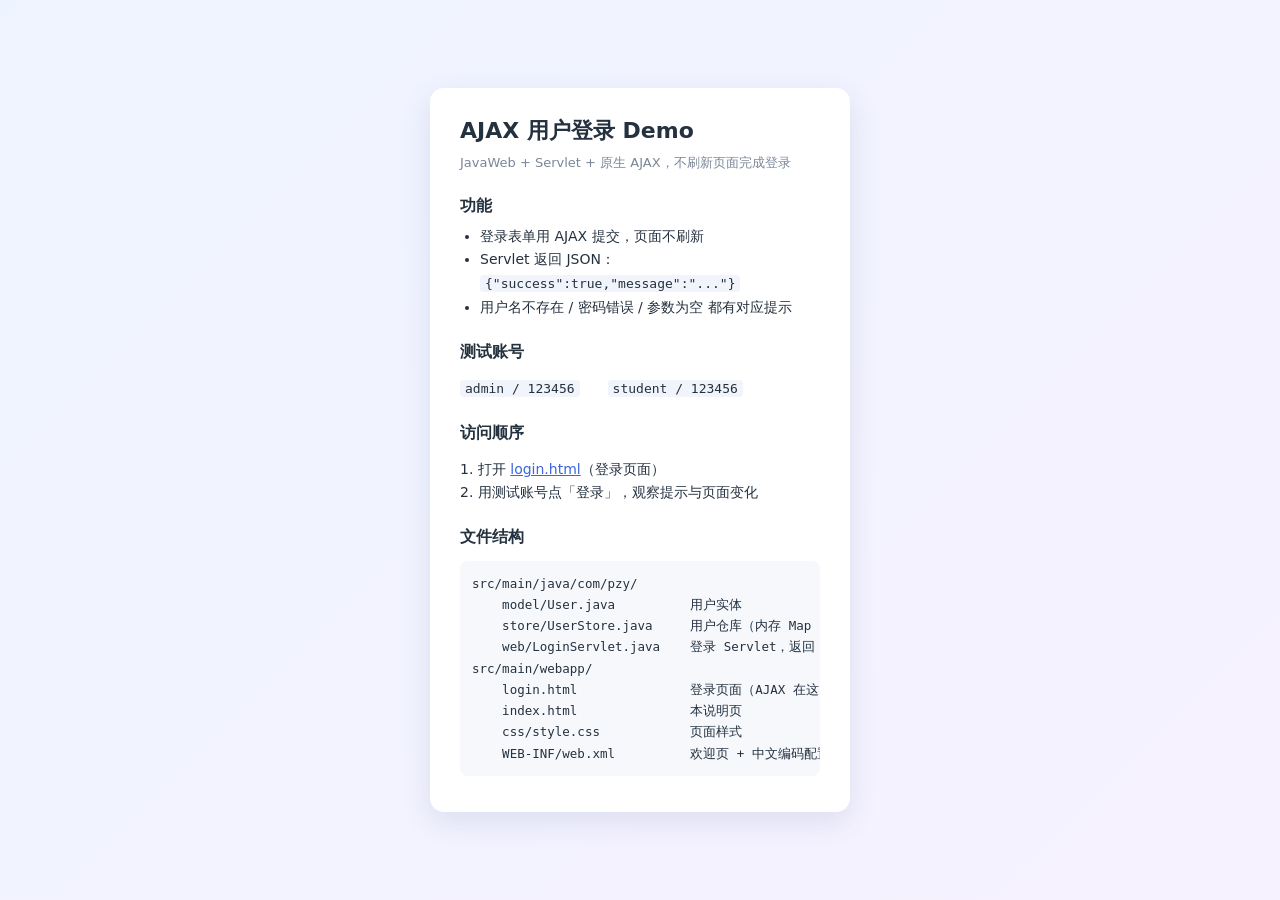
<file: src/main/webapp/index.html>
<!DOCTYPE html>
<html lang="zh-CN">
<head>
    <meta charset="UTF-8">
    <meta name="viewport" content="width=device-width, initial-scale=1.0">
    <title>AJAX 用户登录 —— 项目说明</title>
    <link rel="stylesheet" href="css/style.css">
</head>
<body>
<div class="card">
    <h1>AJAX 用户登录 Demo</h1>
    <p class="subtitle">JavaWeb + Servlet + 原生 AJAX，不刷新页面完成登录</p>

    <h2>功能</h2>
    <ul>
        <li>登录表单用 AJAX 提交，页面不刷新</li>
        <li>Servlet 返回 JSON：<code>{"success":true,"message":"..."}</code></li>
        <li>用户名不存在 / 密码错误 / 参数为空 都有对应提示</li>
    </ul>

    <h2>测试账号</h2>
    <p><code>admin / 123456</code>　　<code>student / 123456</code></p>

    <h2>访问顺序</h2>
    <p>1. 打开 <a href="login.html">login.html</a>（登录页面）<br>
       2. 用测试账号点「登录」，观察提示与页面变化</p>

    <h2>文件结构</h2>
    <pre>src/main/java/com/pzy/
    model/User.java          用户实体
    store/UserStore.java     用户仓库（内存 Map 当数据库）
    web/LoginServlet.java    登录 Servlet，返回 JSON
src/main/webapp/
    login.html               登录页面（AJAX 在这）
    index.html               本说明页
    css/style.css            页面样式
    WEB-INF/web.xml          欢迎页 + 中文编码配置</pre>
</div>
</body>
</html>
</file>
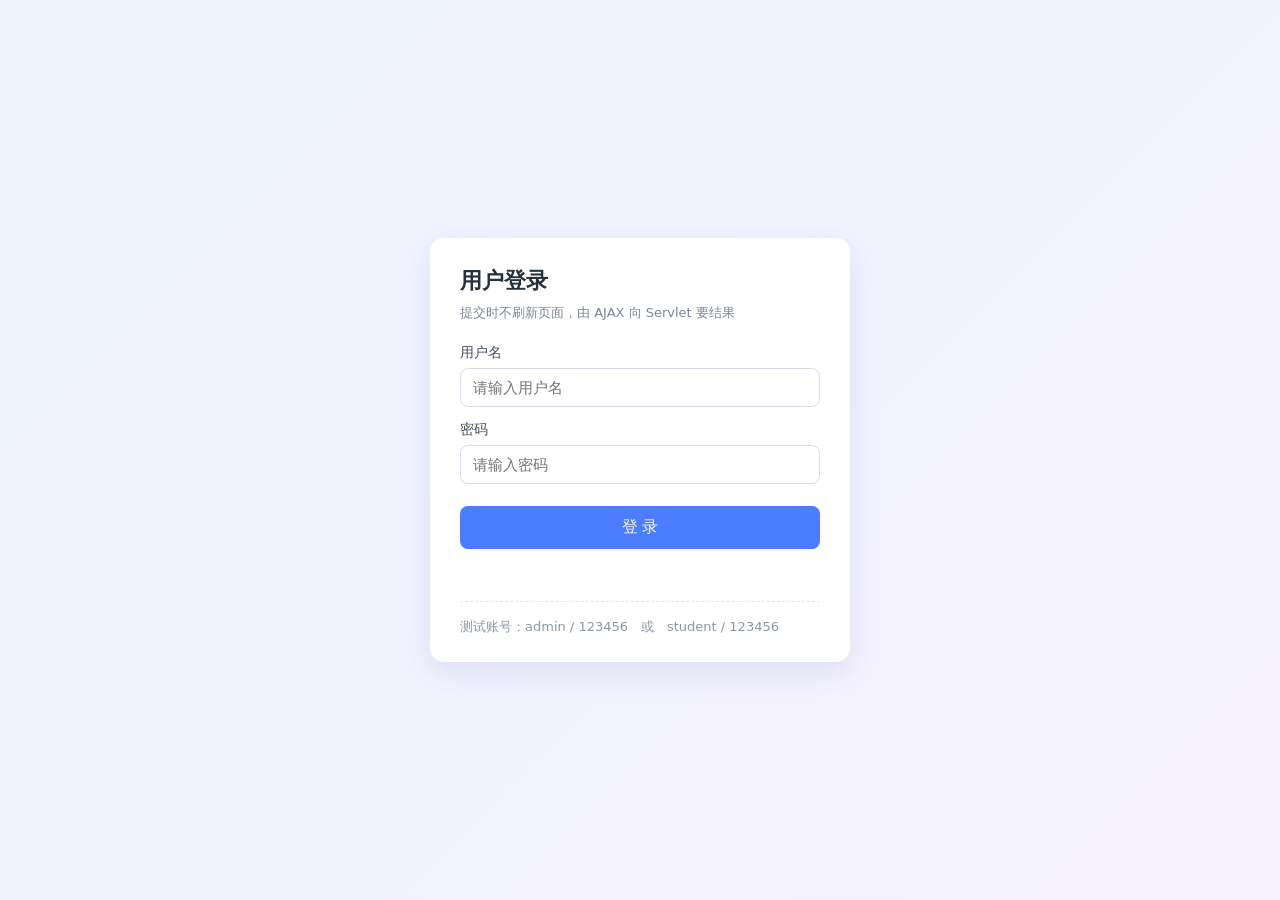
<file: src/main/webapp/login.html>
<!DOCTYPE html>
<html lang="zh-CN">
<head>
    <meta charset="UTF-8">
    <meta name="viewport" content="width=device-width, initial-scale=1.0">
    <title>用户登录（AJAX 版）</title>
    <link rel="stylesheet" href="css/style.css">
</head>
<body>

<div class="card" id="loginBox">
    <h1>用户登录</h1>
    <p class="subtitle">提交时不刷新页面，由 AJAX 向 Servlet 要结果</p>

    <!-- 注意：表单没有 action，也没有 method，提交动作由 JS 接管 -->
    <form id="loginForm" onsubmit="return false;">
        <label for="username">用户名</label>
        <input type="text" id="username" placeholder="请输入用户名" autocomplete="off">

        <label for="password">密码</label>
        <input type="password" id="password" placeholder="请输入密码">

        <button type="button" id="loginBtn">登 录</button>
    </form>

    <!-- 提示区：成功显示绿色，失败显示红色 -->
    <p class="tip" id="tip"></p>
    <p class="hint">测试账号：admin / 123456　或　student / 123456</p>
</div>

<!-- 登录成功后才显示的欢迎面板（默认藏起来） -->
<div class="card" id="welcomeBox" style="display:none">
    <h1 id="welcomeTitle">登录成功</h1>
    <p class="subtitle">这个页面从头到尾没有刷新过，内容就是这么「局部」换掉的</p>
    <p>当前登录用户：<strong id="currentUser"></strong></p>
    <p>你也可以点<a href="index.html">这里</a>看看项目说明。</p>
</div>

<script>
    // ===== 1. 找到页面上的元素 =====
    var loginBtn = document.getElementById('loginBtn');
    var tip = document.getElementById('tip');

    // ===== 2. 给"登录"按钮绑定点击事件 =====
    loginBtn.onclick = function () {

        // 2.1 取用户输入
        var username = document.getElementById('username').value;
        var password = document.getElementById('password').value;

        // 2.2 先在浏览器端拦一下空值，少发一次没必要的请求
        if (username.trim() === '' || password === '') {
            showTip('用户名和密码不能为空', false);
            return;
        }

        showTip('正在登录……', true);

        // ===== 3. 核心：XMLHttpRequest（AJAX 的老祖宗） =====
        var xhr = new XMLHttpRequest();

        // 3.1 规定：用 POST 方式，请求地址是 login 这个 Servlet
        xhr.open('POST', 'login', true);

        // 3.2 POST 表单数据必须告诉服务器"我发的是键值对格式"
        xhr.setRequestHeader('Content-Type', 'application/x-www-form-urlencoded');

        // 3.3 服务器返回后执行的回调
        xhr.onreadystatechange = function () {
            // readyState === 4 表示请求完成；status === 200 表示服务器处理正常
            if (xhr.readyState === 4) {
                if (xhr.status === 200) {
                    // xhr.responseText 就是 Servlet 写回来的那段 JSON 文本
                    var data = JSON.parse(xhr.responseText);

                    showTip(data.message, data.success);

                    if (data.success) {
                        // 登录成功：藏起登录框，显示欢迎面板
                        document.getElementById('loginBox').style.display = 'none';
                        document.getElementById('currentUser').textContent = username;
                        document.getElementById('welcomeBox').style.display = 'block';
                    }
                } else {
                    showTip('请求失败，状态码：' + xhr.status, false);
                }
            }
        };

        // 3.4 真正把数据发出去（中文要 encodeURIComponent 编码，否则服务器收到乱码）
        xhr.send('username=' + encodeURIComponent(username)
            + '&password=' + encodeURIComponent(password));
    };

    // ===== 4. 统一显示提示的小工具函数 =====
    function showTip(message, isOk) {
        // 用 textContent 而不是 innerHTML：内容再奇怪也不会被当 HTML 执行
        tip.textContent = message;
        tip.className = isOk ? 'tip ok' : 'tip error';
    }
</script>
</body>
</html>
</file>
<file: src/main/webapp/css/style.css>
/* 极简样式：不引 CDN，断网也能正常显示 */
* {
    box-sizing: border-box;
}

body {
    margin: 0;
    min-height: 100vh;
    display: flex;
    align-items: center;
    justify-content: center;
    padding: 24px;
    font-family: "Microsoft YaHei", "PingFang SC", system-ui, sans-serif;
    background: linear-gradient(135deg, #eef4ff 0%, #f7f2ff 100%);
    color: #24313f;
}

.card {
    width: 100%;
    max-width: 420px;
    background: #fff;
    border-radius: 14px;
    padding: 28px 30px 24px;
    box-shadow: 0 10px 30px rgba(48, 70, 120, .12);
}

h1 {
    margin: 0 0 6px;
    font-size: 22px;
}

h2 {
    margin: 22px 0 8px;
    font-size: 16px;
}

.subtitle {
    margin: 0 0 20px;
    font-size: 13px;
    color: #7a8798;
}

label {
    display: block;
    margin: 14px 0 6px;
    font-size: 14px;
    color: #454f5d;
}

input {
    width: 100%;
    padding: 10px 12px;
    font-size: 15px;
    border: 1px solid #d6dde8;
    border-radius: 8px;
    outline: none;
    transition: border-color .15s;
}

input:focus {
    border-color: #5b8cff;
}

button {
    width: 100%;
    margin-top: 22px;
    padding: 11px;
    font-size: 16px;
    color: #fff;
    background: #4c7dff;
    border: none;
    border-radius: 8px;
    cursor: pointer;
    transition: background .15s;
}

button:hover {
    background: #3a67e0;
}

.tip {
    min-height: 22px;
    margin: 14px 0 0;
    font-size: 14px;
    color: #7a8798;
}

.tip.ok {
    color: #14883f;
}

.tip.error {
    color: #d93025;
}

.hint {
    margin: 16px 0 0;
    padding-top: 14px;
    border-top: 1px dashed #e3e8f0;
    font-size: 13px;
    color: #8b97a8;
}

ul {
    margin: 8px 0;
    padding-left: 20px;
    font-size: 14px;
    line-height: 1.9;
}

p, li, pre {
    line-height: 1.7;
    font-size: 14px;
}

code {
    padding: 1px 5px;
    font-family: Consolas, monospace;
    font-size: 13px;
    background: #f1f4fa;
    border-radius: 4px;
}

pre {
    padding: 12px;
    overflow-x: auto;
    font-family: Consolas, monospace;
    font-size: 12.5px;
    background: #f6f8fc;
    border-radius: 8px;
}

a {
    color: #3a67e0;
}
</file>
